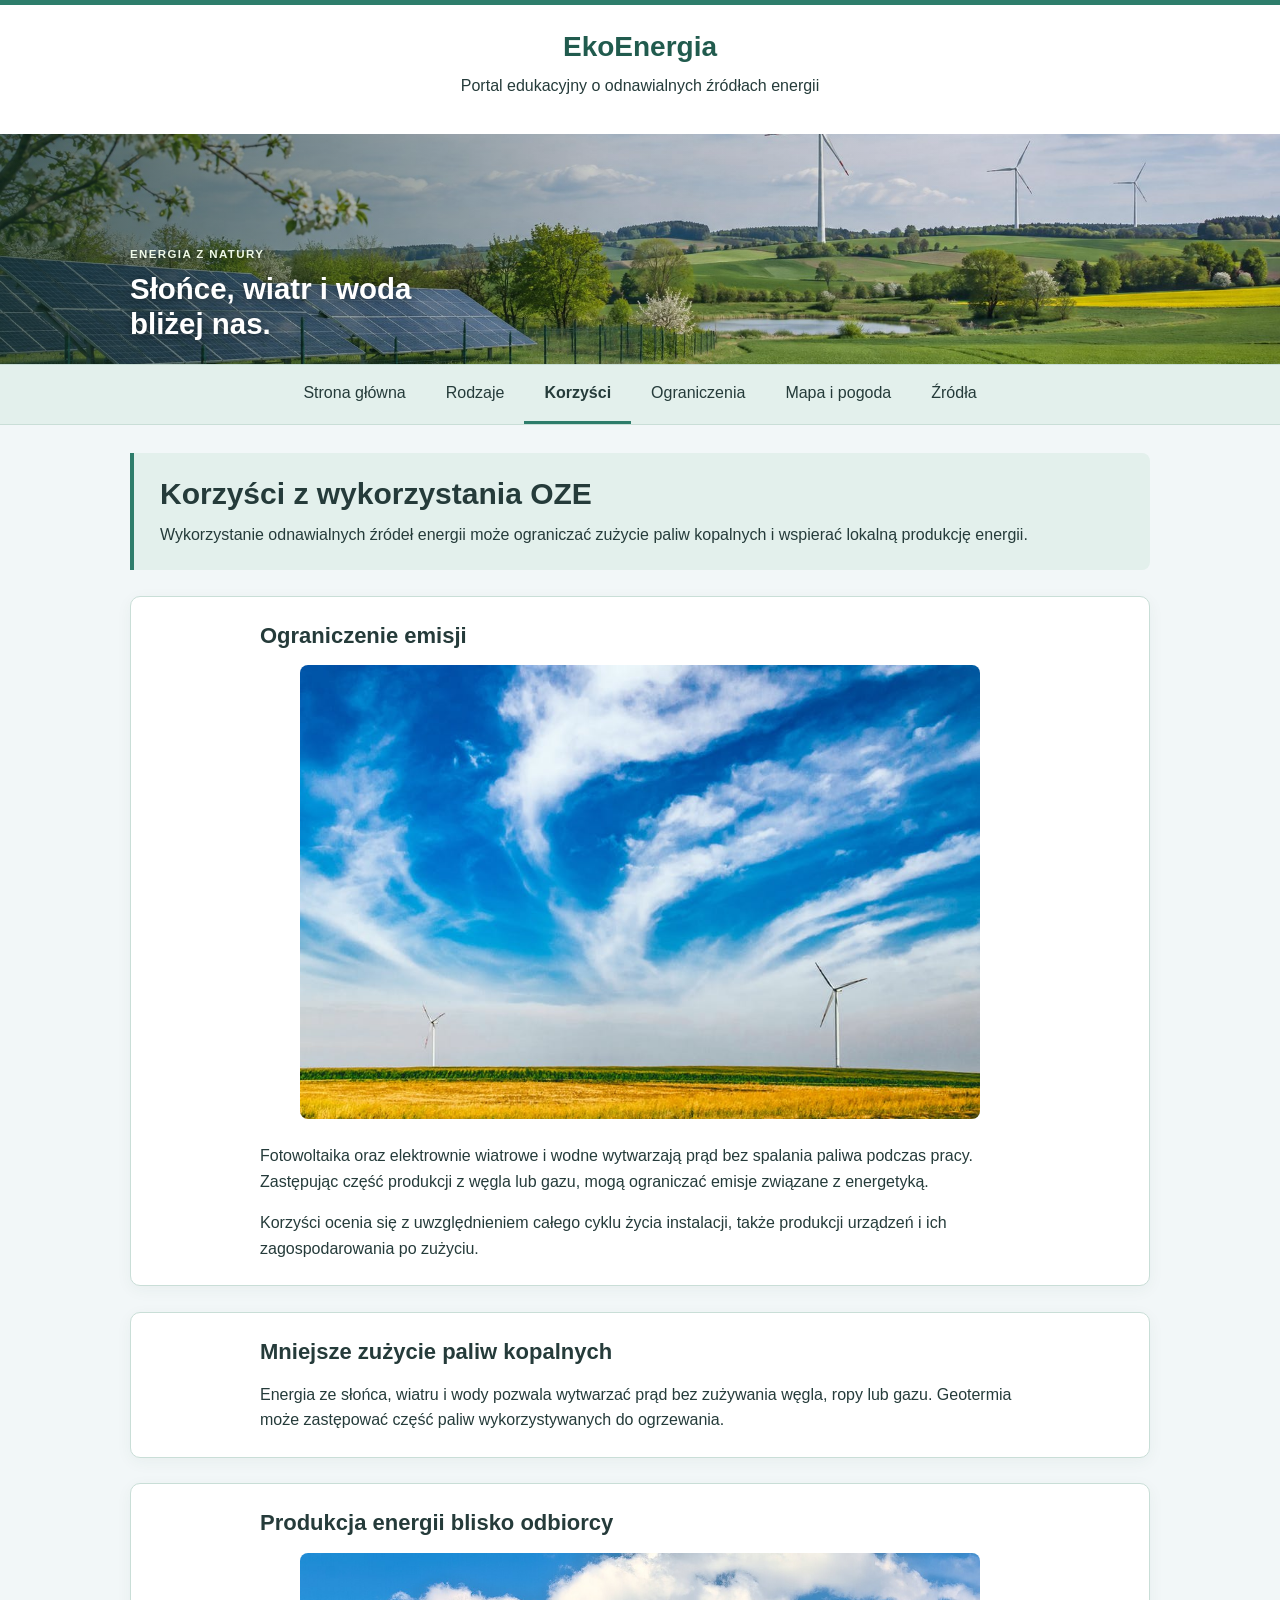
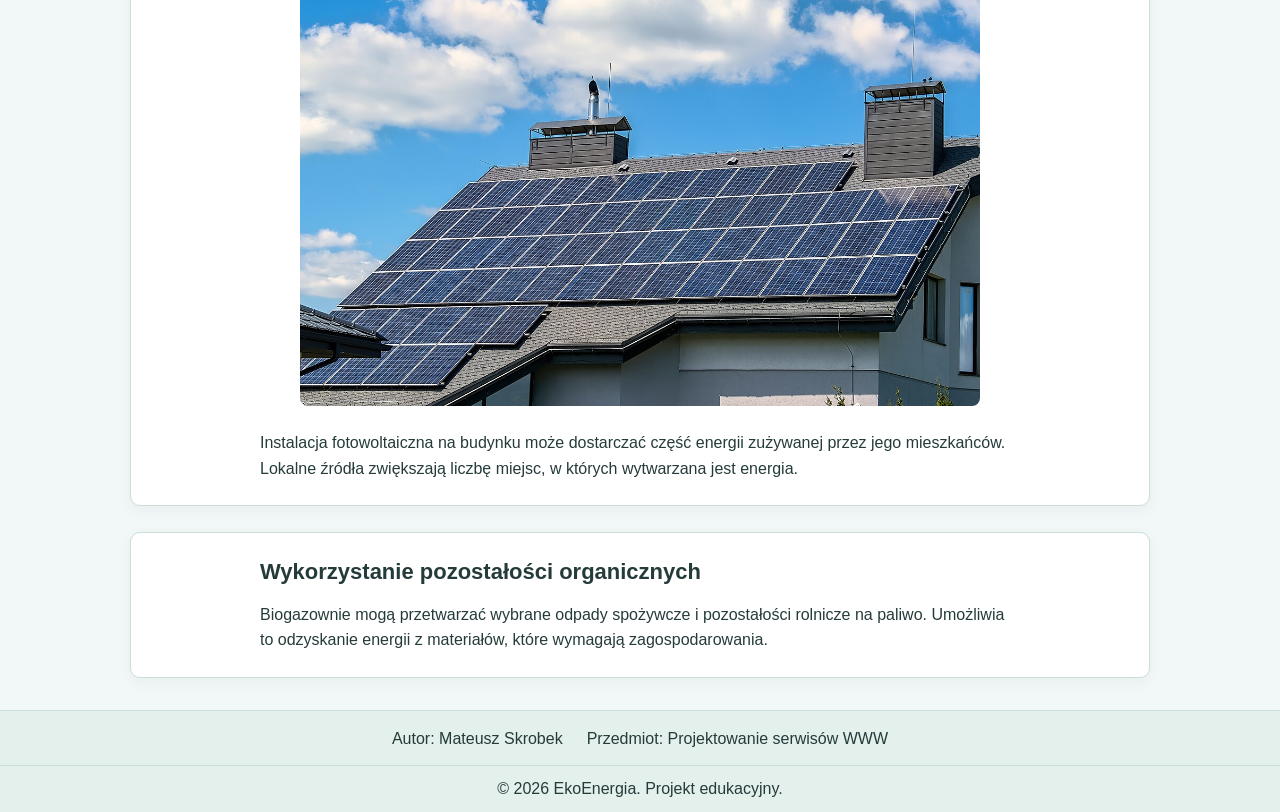
<file: korzysci.html>
<!DOCTYPE html>
<html lang="pl">
<head>
    <meta charset="UTF-8">
    <meta name="viewport" content="width=device-width, initial-scale=1.0">
    <meta name="author" content="Mateusz Skrobek">
    <meta name="description" content="Wykorzystanie odnawialnych źródeł energii może ograniczać zużycie paliw kopalnych i wspierać lokalną produkcję energii.">
    <meta name="keywords" content="OZE, energia słoneczna, energia wiatrowa, energia wodna, geotermia, biomasa, biogaz">
    <title>Korzyści z wykorzystania OZE | EkoEnergia</title>
    <link rel="stylesheet" href="style.css?v=11">
</head>
<body>
    <header>
        <div class="content">
            <a class="logo" href="index.html">EkoEnergia</a>
            <p>Portal edukacyjny o odnawialnych źródłach energii</p>
        </div>
    </header>

    <div class="baner-krajobraz">
        <div class="content baner-krajobraz-tresc">
            <span>ENERGIA Z NATURY</span>
            <p>Słońce, wiatr i woda<br>bliżej nas.</p>
        </div>
    </div>

    <nav aria-label="Menu główne">
        <div class="content">
            <button id="menu-toggle" type="button" aria-controls="menu-glowne"
                    aria-expanded="false" aria-label="Otwórz menu" hidden>
                <span class="menu-ikona" aria-hidden="true">&#9776;</span>
                <span>Menu</span>
            </button>
            <ul class="menu" id="menu-glowne">
                <li><a href="index.html">Strona główna</a></li>
                <li><a href="rodzaje.html">Rodzaje</a></li>
                <li><a href="korzysci.html" aria-current="page">Korzyści</a></li>
                <li><a href="ograniczenia.html">Ograniczenia</a></li>
                <li><a href="mapa-pogoda.html">Mapa i pogoda</a></li>
                <li><a href="zrodla.html">Źródła</a></li>
            </ul>
        </div>
    </nav>

    <main class="content">
        <div class="banner">
            <h1>Korzyści z wykorzystania OZE</h1>
            <p>Wykorzystanie odnawialnych źródeł energii może ograniczać zużycie paliw kopalnych i wspierać lokalną produkcję energii.</p>
        </div>

        <section class="tekst">
            <h2>Ograniczenie emisji</h2>
            <figure class="fotografia tematyczna">
                <img src="images/korzysci-wiatr.jpg" alt="Turbiny wiatrowe na polu" width="940" height="627" loading="lazy">
            </figure>
            <p>Fotowoltaika oraz elektrownie wiatrowe i wodne wytwarzają prąd bez spalania paliwa podczas pracy.
                Zastępując część produkcji z węgla lub gazu, mogą ograniczać emisje związane z energetyką.</p>
            <p>Korzyści ocenia się z uwzględnieniem całego cyklu życia instalacji, także produkcji urządzeń i ich zagospodarowania po zużyciu.</p>
        </section>

        <section class="tekst">
            <h2>Mniejsze zużycie paliw kopalnych</h2>
            <p>Energia ze słońca, wiatru i wody pozwala wytwarzać prąd bez zużywania węgla, ropy lub gazu.
                Geotermia może zastępować część paliw wykorzystywanych do ogrzewania.</p>
        </section>

        <section class="tekst">
            <h2>Produkcja energii blisko odbiorcy</h2>
            <figure class="fotografia tematyczna">
                <img src="images/korzysci-dom.jpg" alt="Panele fotowoltaiczne na dachu domu" width="1280" height="853" loading="lazy">
            </figure>
            <p>Instalacja fotowoltaiczna na budynku może dostarczać część energii zużywanej przez jego mieszkańców.
                Lokalne źródła zwiększają liczbę miejsc, w których wytwarzana jest energia.</p>
        </section>

        <section class="tekst">
            <h2>Wykorzystanie pozostałości organicznych</h2>
            <p>Biogazownie mogą przetwarzać wybrane odpady spożywcze i pozostałości rolnicze na paliwo.
                Umożliwia to odzyskanie energii z materiałów, które wymagają zagospodarowania.</p>
        </section>
    </main>

    <footer>
        <div class="content footer-content">
            <ul>
                <li>Autor: Mateusz Skrobek</li>
                <li>Przedmiot: Projektowanie serwisów WWW</li>
            </ul>
        </div>
        <div class="copyright">&#169; 2026 EkoEnergia. Projekt edukacyjny.</div>
    </footer>
    <script>
        const hamburger = document.querySelector("#menu-toggle");
        const menu = document.querySelector(".menu");
        menu.classList.add("js-gotowe");
        hamburger.hidden = false;

        function zmienMenu() {
            const otwarte = menu.classList.toggle("active");
            hamburger.setAttribute("aria-expanded", String(otwarte));
            hamburger.setAttribute("aria-label", otwarte ? "Zamknij menu" : "Otwórz menu");
        }

        hamburger.addEventListener("click", zmienMenu);
        window.addEventListener("keydown", function (zdarzenie) {
            if (zdarzenie.key === "Escape" && menu.classList.contains("active")) {
                zmienMenu();
                hamburger.focus();
            }
        });
        window.addEventListener("resize", function () {
            if (window.innerWidth > 768 && menu.classList.contains("active")) {
                zmienMenu();
            }
        });
    </script>
</body>
</html>
</file>
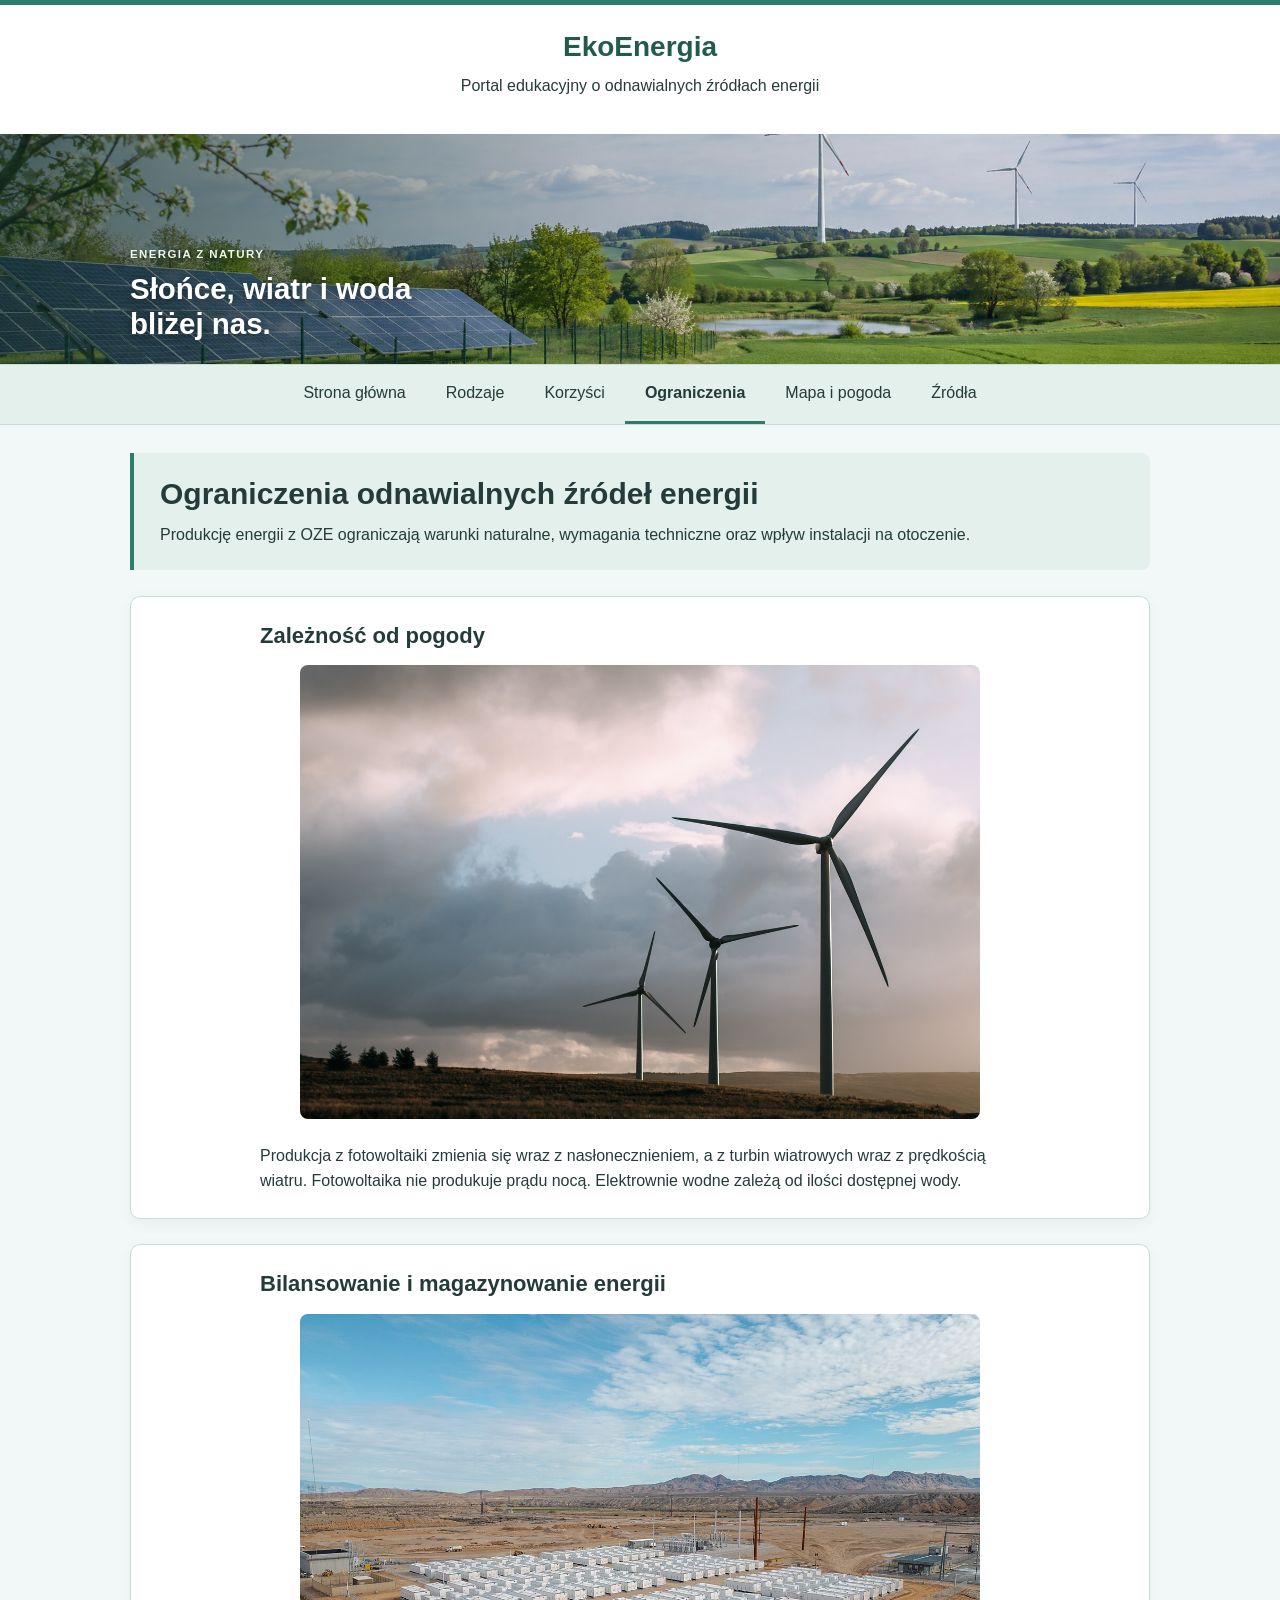
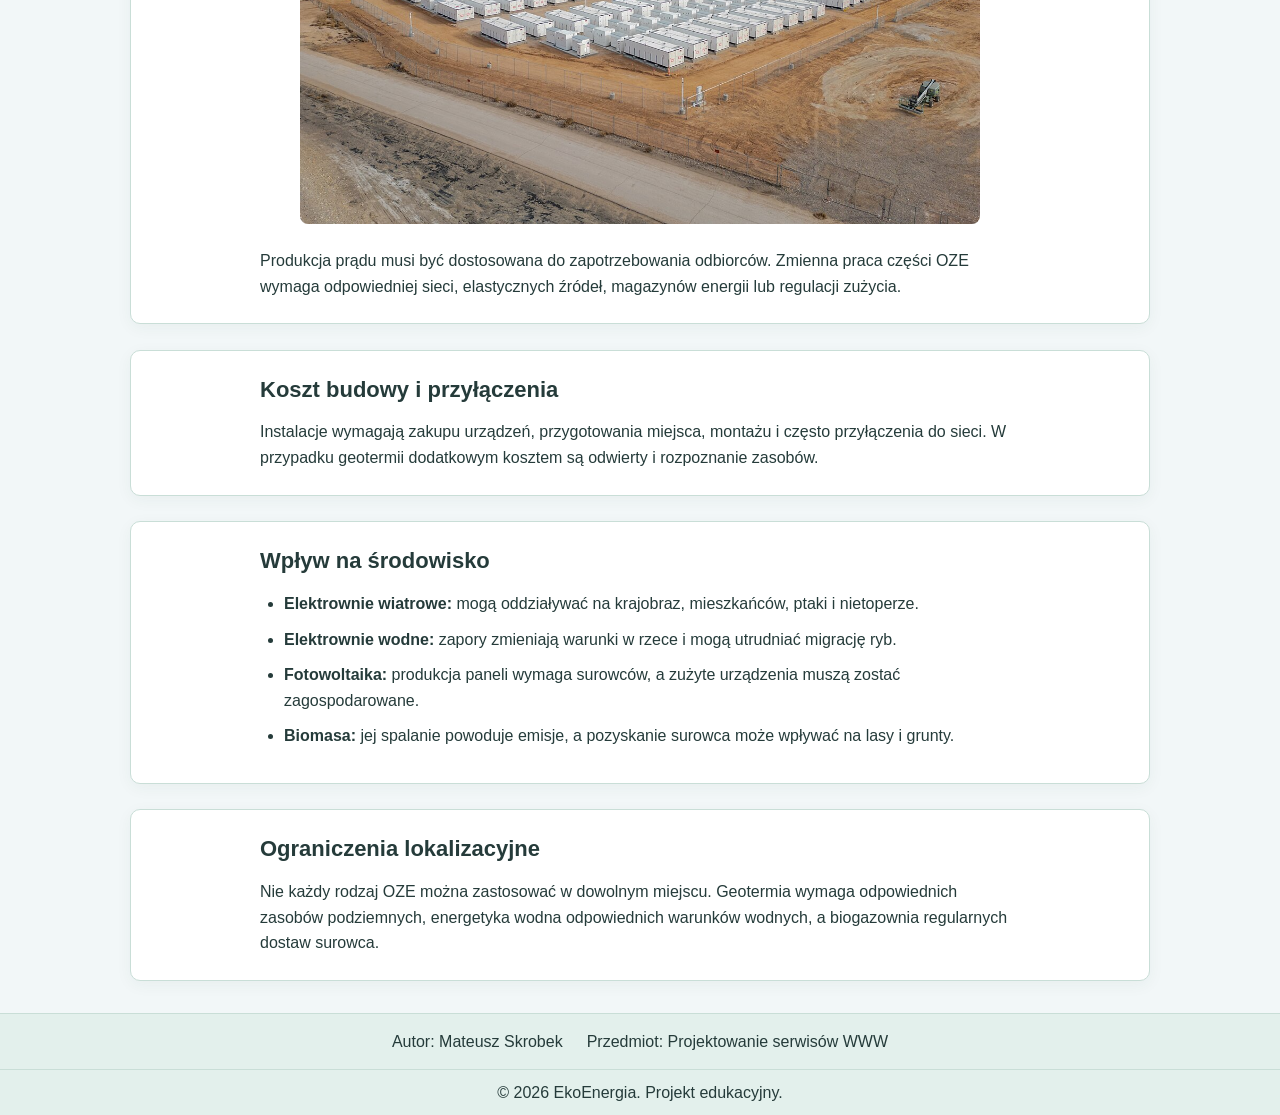
<file: ograniczenia.html>
<!DOCTYPE html>
<html lang="pl">
<head>
    <meta charset="UTF-8">
    <meta name="viewport" content="width=device-width, initial-scale=1.0">
    <meta name="author" content="Mateusz Skrobek">
    <meta name="description" content="Produkcję energii z OZE ograniczają warunki naturalne, wymagania techniczne oraz wpływ instalacji na otoczenie.">
    <meta name="keywords" content="OZE, energia słoneczna, energia wiatrowa, energia wodna, geotermia, biomasa, biogaz">
    <title>Ograniczenia odnawialnych źródeł energii | EkoEnergia</title>
    <link rel="stylesheet" href="style.css?v=11">
</head>
<body>
    <header>
        <div class="content">
            <a class="logo" href="index.html">EkoEnergia</a>
            <p>Portal edukacyjny o odnawialnych źródłach energii</p>
        </div>
    </header>

    <div class="baner-krajobraz">
        <div class="content baner-krajobraz-tresc">
            <span>ENERGIA Z NATURY</span>
            <p>Słońce, wiatr i woda<br>bliżej nas.</p>
        </div>
    </div>

    <nav aria-label="Menu główne">
        <div class="content">
            <button id="menu-toggle" type="button" aria-controls="menu-glowne"
                    aria-expanded="false" aria-label="Otwórz menu" hidden>
                <span class="menu-ikona" aria-hidden="true">&#9776;</span>
                <span>Menu</span>
            </button>
            <ul class="menu" id="menu-glowne">
                <li><a href="index.html">Strona główna</a></li>
                <li><a href="rodzaje.html">Rodzaje</a></li>
                <li><a href="korzysci.html">Korzyści</a></li>
                <li><a href="ograniczenia.html" aria-current="page">Ograniczenia</a></li>
                <li><a href="mapa-pogoda.html">Mapa i pogoda</a></li>
                <li><a href="zrodla.html">Źródła</a></li>
            </ul>
        </div>
    </nav>

    <main class="content">
        <div class="banner">
            <h1>Ograniczenia odnawialnych źródeł energii</h1>
            <p>Produkcję energii z OZE ograniczają warunki naturalne, wymagania techniczne oraz wpływ instalacji na otoczenie.</p>
        </div>

        <section class="tekst">
            <h2>Zależność od pogody</h2>
            <figure class="fotografia tematyczna">
                <img src="images/ograniczenia-pogoda.jpg" alt="Turbiny wiatrowe pod zachmurzonym niebem" width="1280" height="853" loading="lazy">
            </figure>
            <p>Produkcja z fotowoltaiki zmienia się wraz z nasłonecznieniem, a z turbin wiatrowych wraz z prędkością wiatru.
                Fotowoltaika nie produkuje prądu nocą. Elektrownie wodne zależą od ilości dostępnej wody.</p>
        </section>

        <section class="tekst">
            <h2>Bilansowanie i magazynowanie energii</h2>
            <figure class="fotografia tematyczna">
                <img src="images/ograniczenia-magazyn.jpg" alt="Kontenerowy magazyn energii elektrycznej" width="1280" height="960" loading="lazy">
            </figure>
            <p>Produkcja prądu musi być dostosowana do zapotrzebowania odbiorców.
                Zmienna praca części OZE wymaga odpowiedniej sieci, elastycznych źródeł, magazynów energii lub regulacji zużycia.</p>
        </section>

        <section class="tekst">
            <h2>Koszt budowy i przyłączenia</h2>
            <p>Instalacje wymagają zakupu urządzeń, przygotowania miejsca, montażu i często przyłączenia do sieci.
                W przypadku geotermii dodatkowym kosztem są odwierty i rozpoznanie zasobów.</p>
        </section>

        <section class="tekst">
            <h2>Wpływ na środowisko</h2>
            <ul>
                <li><strong>Elektrownie wiatrowe:</strong> mogą oddziaływać na krajobraz, mieszkańców, ptaki i nietoperze.</li>
                <li><strong>Elektrownie wodne:</strong> zapory zmieniają warunki w rzece i mogą utrudniać migrację ryb.</li>
                <li><strong>Fotowoltaika:</strong> produkcja paneli wymaga surowców, a zużyte urządzenia muszą zostać zagospodarowane.</li>
                <li><strong>Biomasa:</strong> jej spalanie powoduje emisje, a pozyskanie surowca może wpływać na lasy i grunty.</li>
            </ul>
        </section>

        <section class="tekst">
            <h2>Ograniczenia lokalizacyjne</h2>
            <p>Nie każdy rodzaj OZE można zastosować w dowolnym miejscu.
                Geotermia wymaga odpowiednich zasobów podziemnych, energetyka wodna odpowiednich warunków wodnych,
                a biogazownia regularnych dostaw surowca.</p>
        </section>
    </main>

    <footer>
        <div class="content footer-content">
            <ul>
                <li>Autor: Mateusz Skrobek</li>
                <li>Przedmiot: Projektowanie serwisów WWW</li>
            </ul>
        </div>
        <div class="copyright">&#169; 2026 EkoEnergia. Projekt edukacyjny.</div>
    </footer>
    <script>
        const hamburger = document.querySelector("#menu-toggle");
        const menu = document.querySelector(".menu");
        menu.classList.add("js-gotowe");
        hamburger.hidden = false;

        function zmienMenu() {
            const otwarte = menu.classList.toggle("active");
            hamburger.setAttribute("aria-expanded", String(otwarte));
            hamburger.setAttribute("aria-label", otwarte ? "Zamknij menu" : "Otwórz menu");
        }

        hamburger.addEventListener("click", zmienMenu);
        window.addEventListener("keydown", function (zdarzenie) {
            if (zdarzenie.key === "Escape" && menu.classList.contains("active")) {
                zmienMenu();
                hamburger.focus();
            }
        });
        window.addEventListener("resize", function () {
            if (window.innerWidth > 768 && menu.classList.contains("active")) {
                zmienMenu();
            }
        });
    </script>
</body>
</html>
</file>
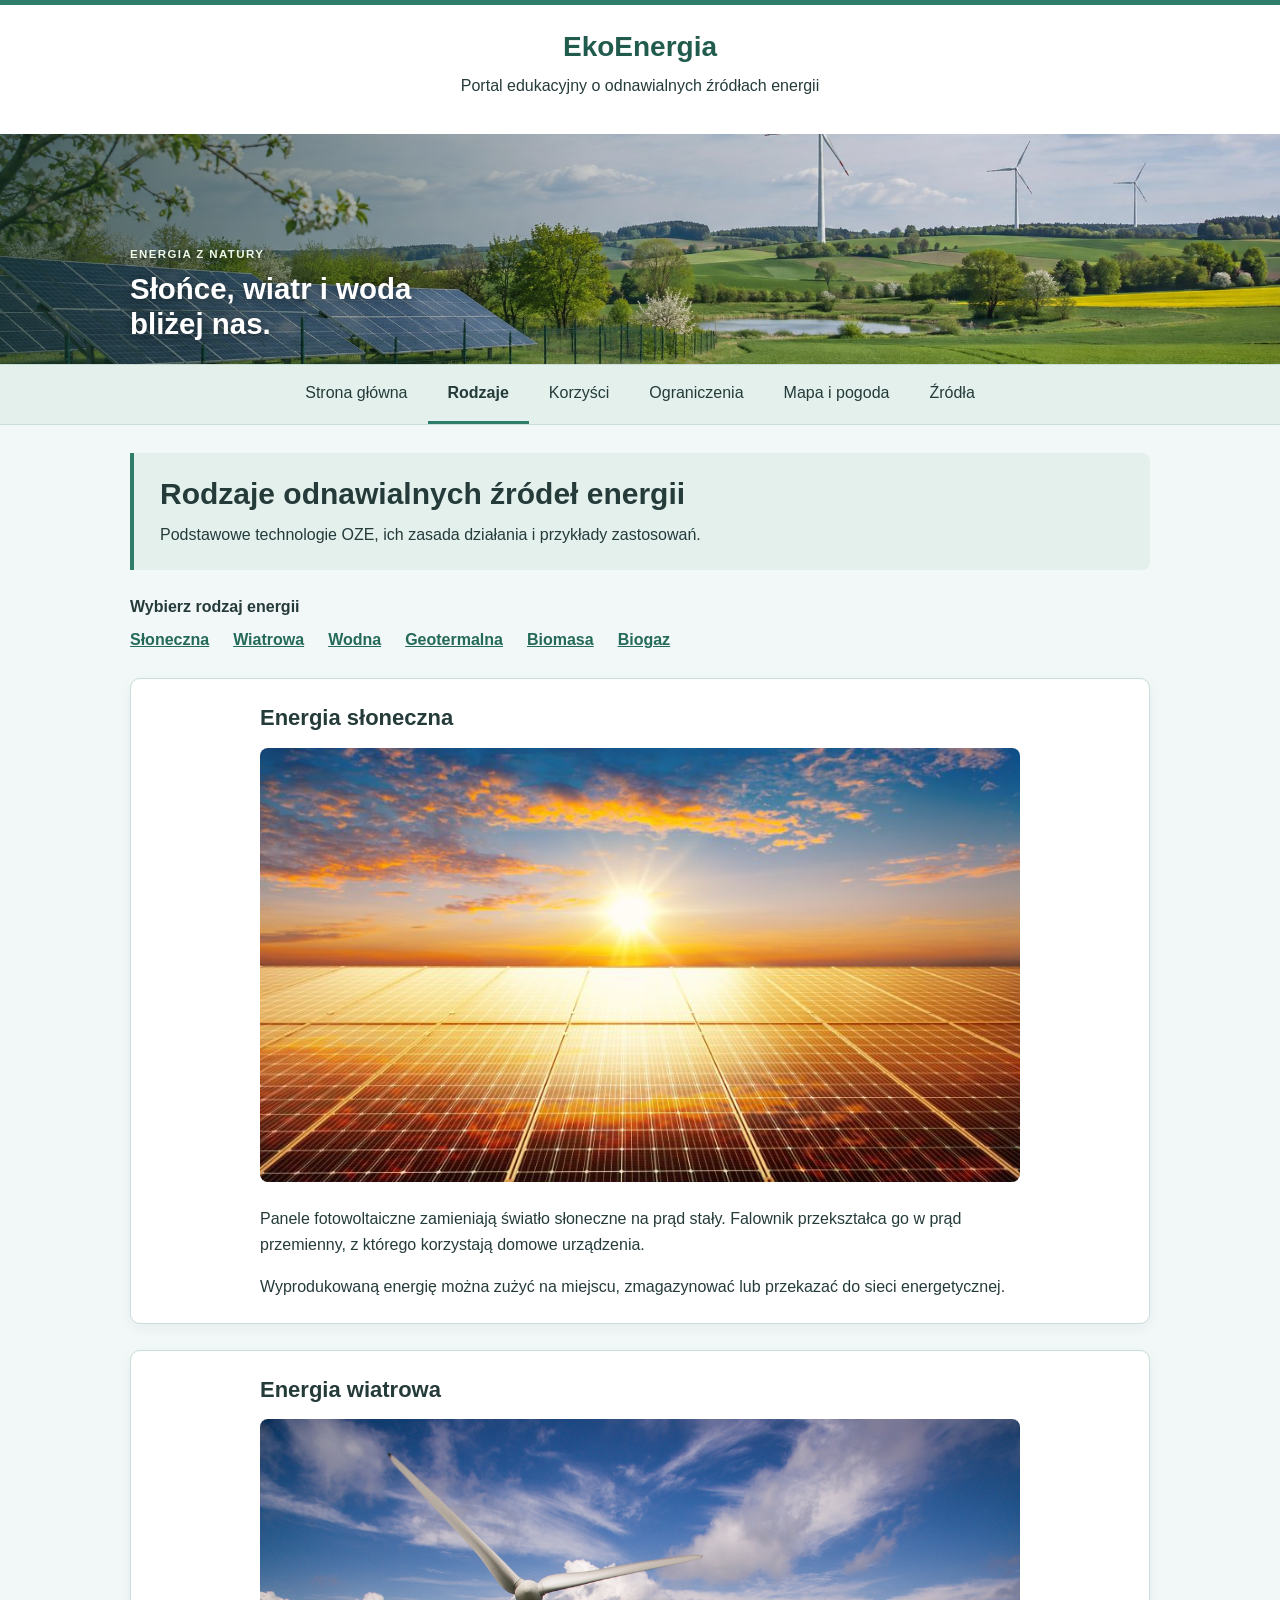
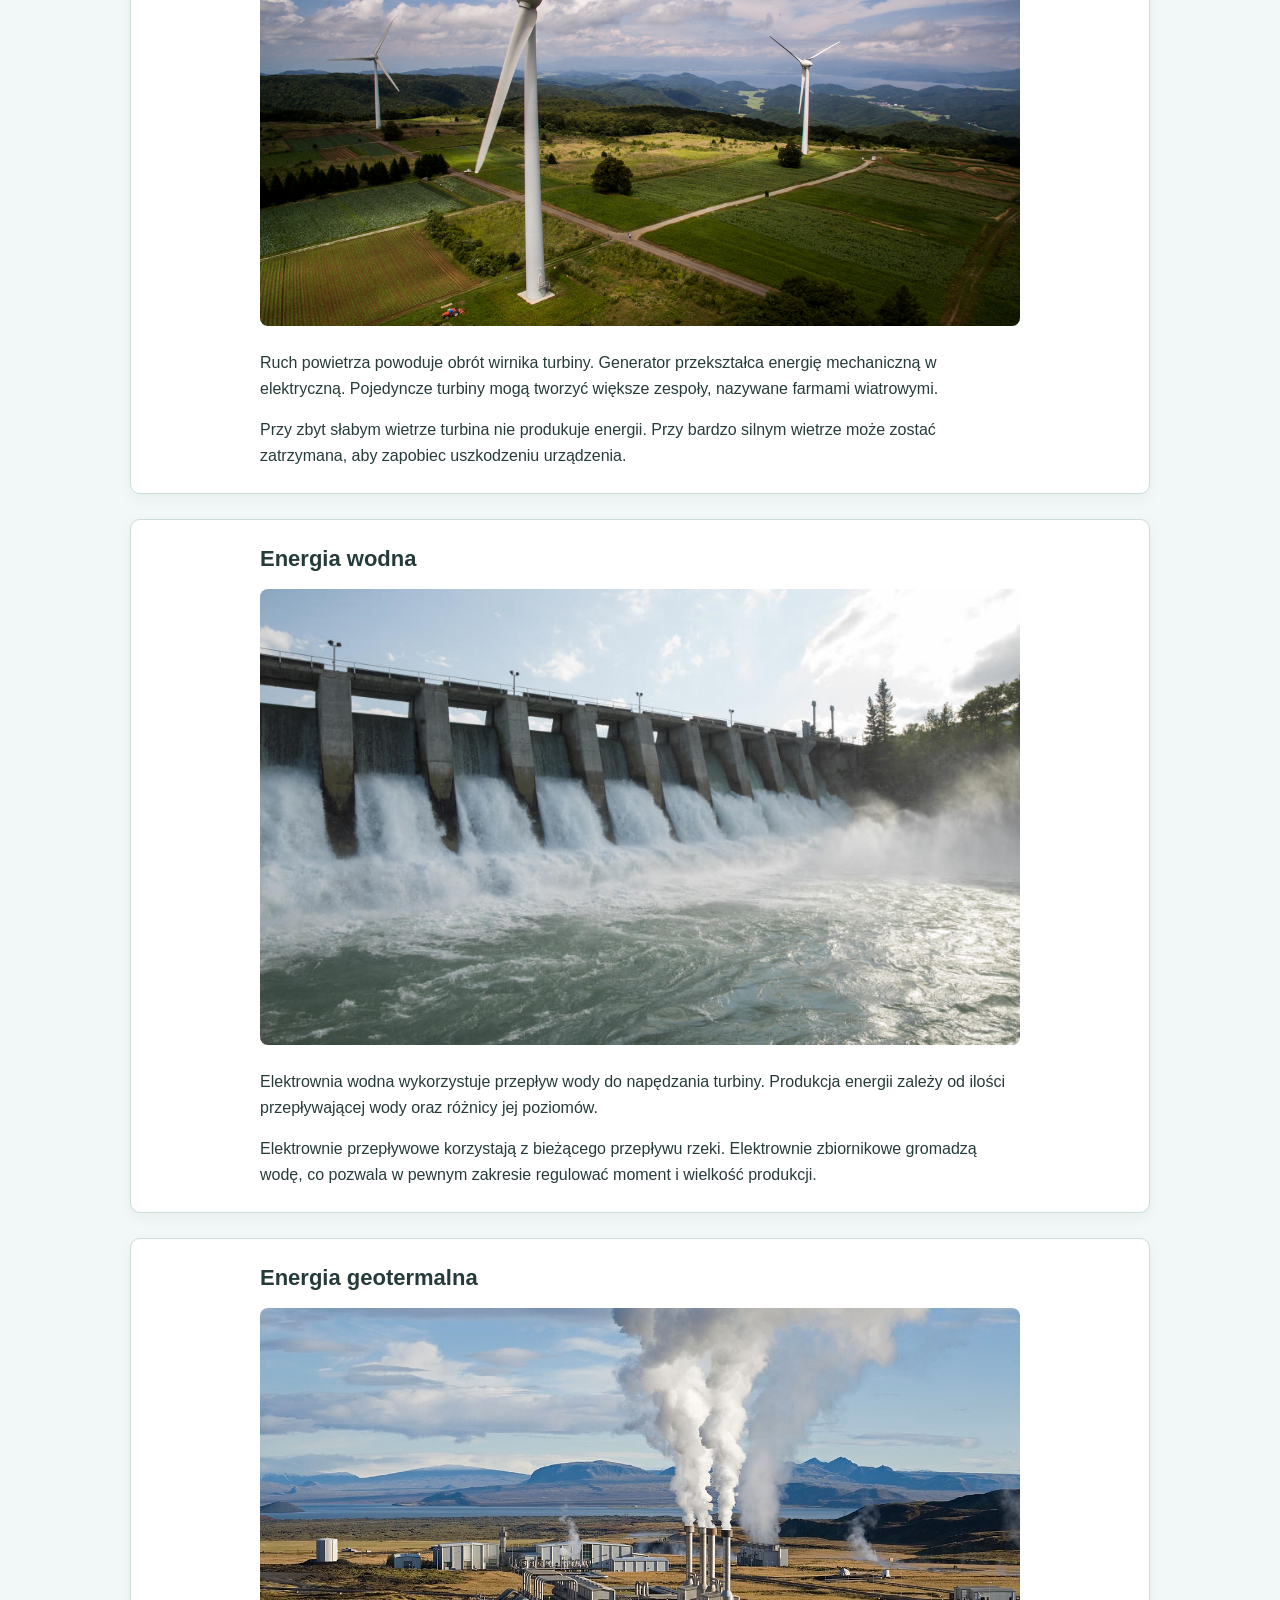
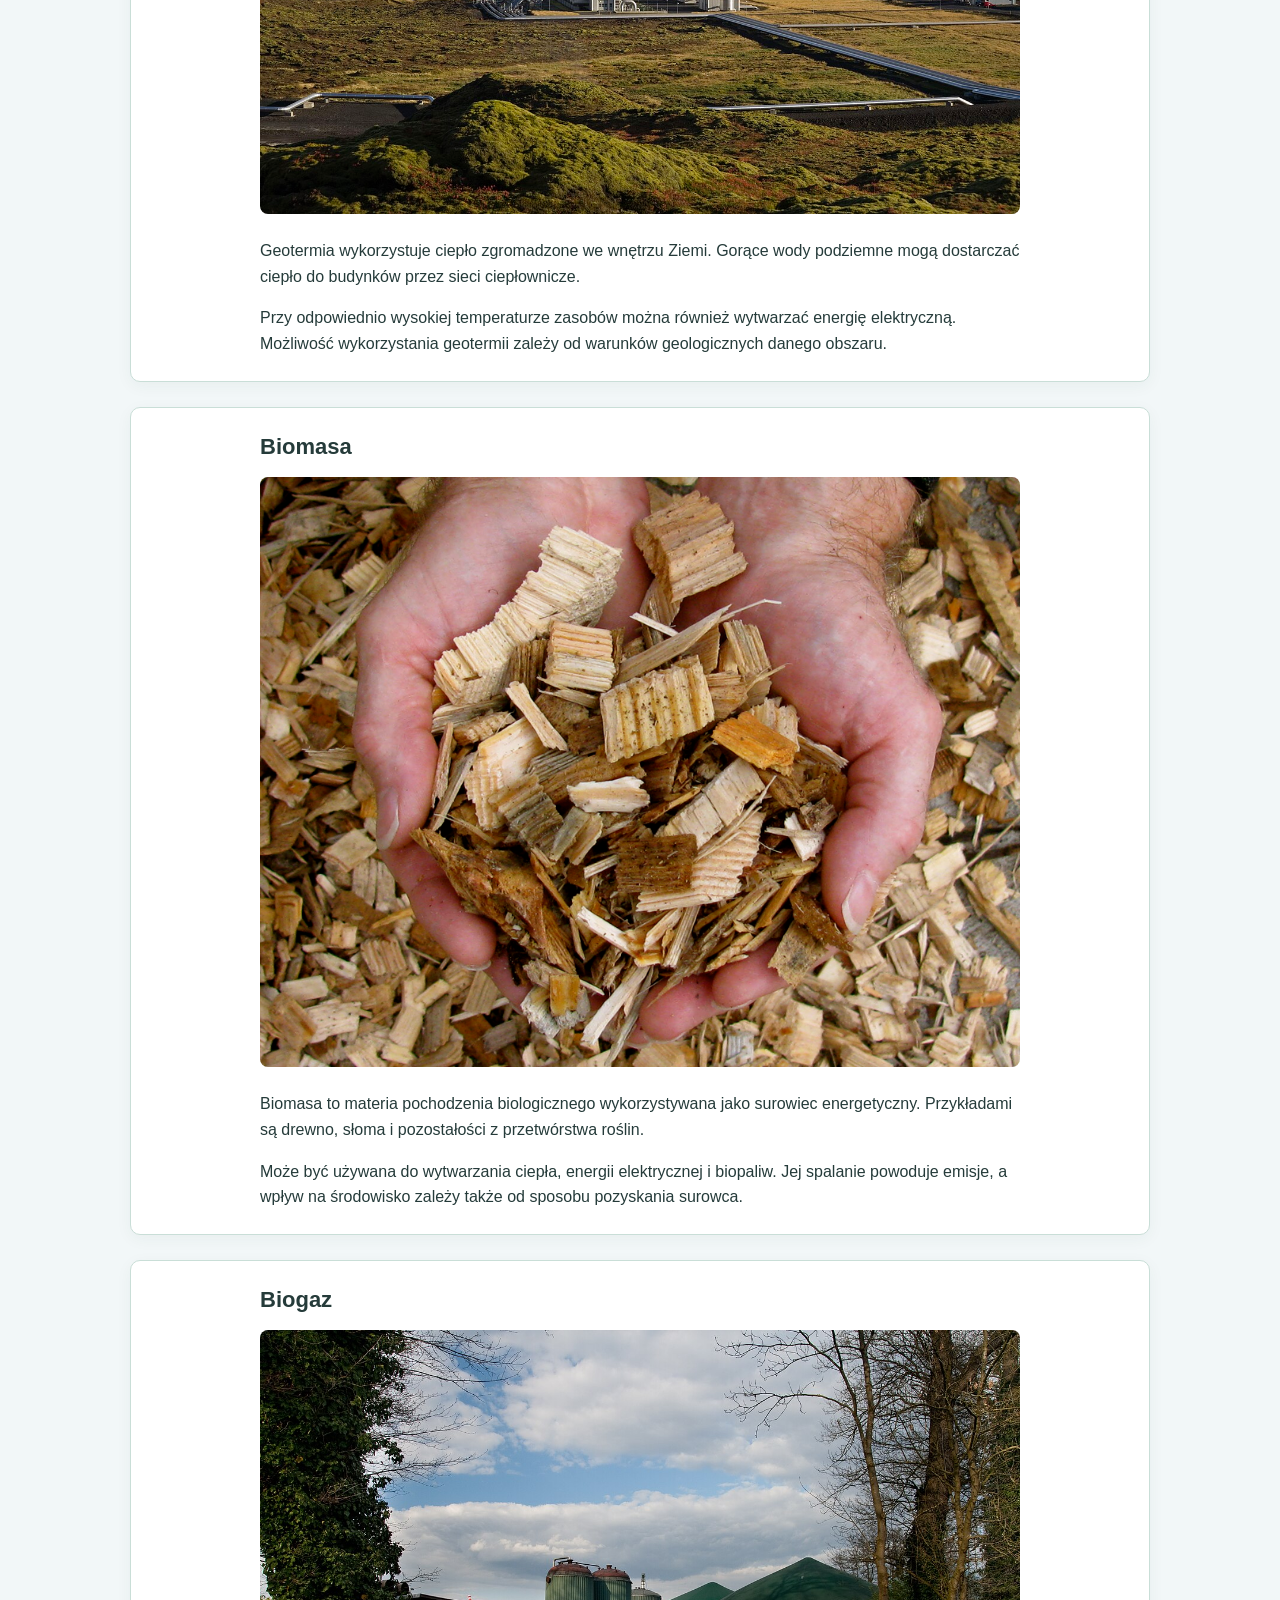
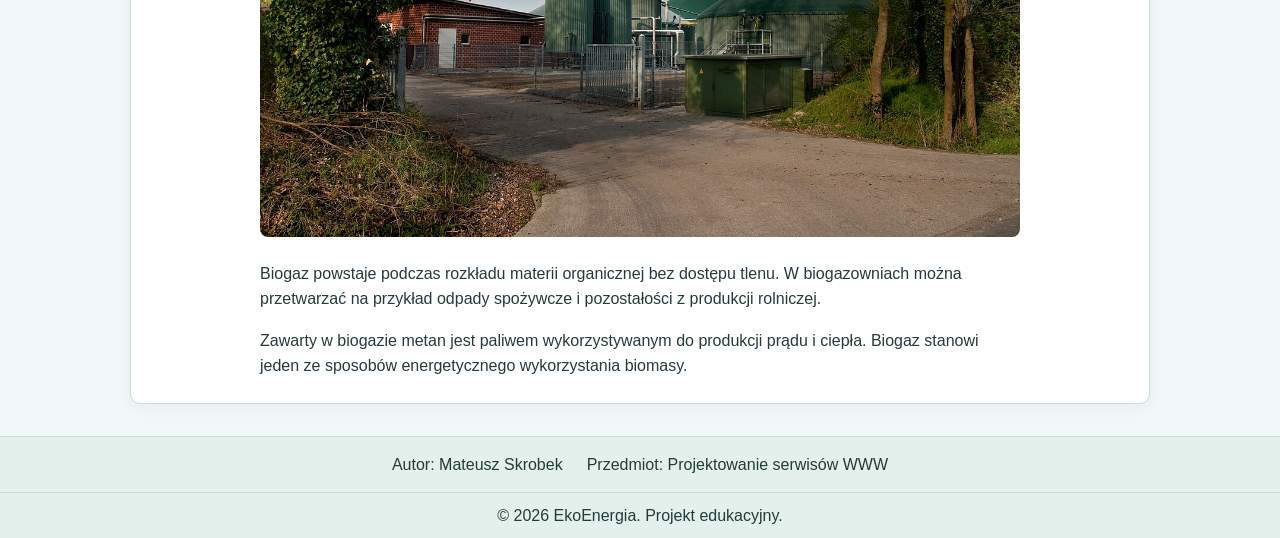
<file: rodzaje.html>
<!DOCTYPE html>
<html lang="pl">
<head>
    <meta charset="UTF-8">
    <meta name="viewport" content="width=device-width, initial-scale=1.0">
    <meta name="author" content="Mateusz Skrobek">
    <meta name="description" content="Podstawowe technologie OZE, ich zasada działania i przykłady zastosowań.">
    <meta name="keywords" content="OZE, energia słoneczna, energia wiatrowa, energia wodna, geotermia, biomasa, biogaz">
    <title>Rodzaje odnawialnych źródeł energii | EkoEnergia</title>
    <link rel="stylesheet" href="style.css?v=11">
</head>
<body>
    <header>
        <div class="content">
            <a class="logo" href="index.html">EkoEnergia</a>
            <p>Portal edukacyjny o odnawialnych źródłach energii</p>
        </div>
    </header>

    <div class="baner-krajobraz">
        <div class="content baner-krajobraz-tresc">
            <span>ENERGIA Z NATURY</span>
            <p>Słońce, wiatr i woda<br>bliżej nas.</p>
        </div>
    </div>

    <nav aria-label="Menu główne">
        <div class="content">
            <button id="menu-toggle" type="button" aria-controls="menu-glowne"
                    aria-expanded="false" aria-label="Otwórz menu" hidden>
                <span class="menu-ikona" aria-hidden="true">&#9776;</span>
                <span>Menu</span>
            </button>
            <ul class="menu" id="menu-glowne">
                <li><a href="index.html">Strona główna</a></li>
                <li><a href="rodzaje.html" aria-current="page">Rodzaje</a></li>
                <li><a href="korzysci.html">Korzyści</a></li>
                <li><a href="ograniczenia.html">Ograniczenia</a></li>
                <li><a href="mapa-pogoda.html">Mapa i pogoda</a></li>
                <li><a href="zrodla.html">Źródła</a></li>
            </ul>
        </div>
    </nav>

    <main class="content">
        <div class="banner">
            <h1>Rodzaje odnawialnych źródeł energii</h1>
            <p>Podstawowe technologie OZE, ich zasada działania i przykłady zastosowań.</p>
        </div>

        <section class="spis-tresci" aria-label="Rodzaje energii">
            <h2>Wybierz rodzaj energii</h2>
            <ul>
                <li><a href="#slonce">Słoneczna</a></li>
                <li><a href="#wiatr">Wiatrowa</a></li>
                <li><a href="#woda">Wodna</a></li>
                <li><a href="#geotermia">Geotermalna</a></li>
                <li><a href="#biomasa">Biomasa</a></li>
                <li><a href="#biogaz">Biogaz</a></li>
            </ul>
        </section>

        <section class="tekst" id="slonce">
            <h2>Energia słoneczna</h2>
            <figure class="fotografia">
                <img class="zdjecie-energii" src="images/energia-sloneczna.png" alt="Panele fotowoltaiczne oświetlone promieniami słońca" width="840" height="480">
            </figure>
            <p>Panele fotowoltaiczne zamieniają światło słoneczne na prąd stały. Falownik przekształca go
                w prąd przemienny, z którego korzystają domowe urządzenia.</p>
            <p>Wyprodukowaną energię można zużyć na miejscu, zmagazynować lub przekazać do sieci energetycznej.</p>
        </section>

        <section class="tekst" id="wiatr">
            <h2>Energia wiatrowa</h2>
            <figure class="fotografia">
                <img class="zdjecie-energii" src="images/energia-wiatrowa.png" alt="Turbiny wiatrowe na otwartym terenie" width="1200" height="800">
            </figure>
            <p>Ruch powietrza powoduje obrót wirnika turbiny. Generator przekształca energię mechaniczną w elektryczną.
                Pojedyncze turbiny mogą tworzyć większe zespoły, nazywane farmami wiatrowymi.</p>
            <p>Przy zbyt słabym wietrze turbina nie produkuje energii. Przy bardzo silnym wietrze może zostać zatrzymana,
                aby zapobiec uszkodzeniu urządzenia.</p>
        </section>

        <section class="tekst" id="woda">
            <h2>Energia wodna</h2>
            <figure class="fotografia">
                <img class="zdjecie-energii" src="images/energia-wodna.png" alt="Zapora z przepływającą wodą" width="921" height="553">
            </figure>
            <p>Elektrownia wodna wykorzystuje przepływ wody do napędzania turbiny.
                Produkcja energii zależy od ilości przepływającej wody oraz różnicy jej poziomów.</p>
            <p>Elektrownie przepływowe korzystają z bieżącego przepływu rzeki. Elektrownie zbiornikowe gromadzą wodę,
                co pozwala w pewnym zakresie regulować moment i wielkość produkcji.</p>
        </section>

        <section class="tekst" id="geotermia">
            <h2>Energia geotermalna</h2>
            <figure class="fotografia">
                <img class="zdjecie-energii" src="images/energia-geotermalna.jpg" alt="Elektrownia geotermalna" width="1280" height="853" loading="lazy">
            </figure>
            <p>Geotermia wykorzystuje ciepło zgromadzone we wnętrzu Ziemi.
                Gorące wody podziemne mogą dostarczać ciepło do budynków przez sieci ciepłownicze.</p>
            <p>Przy odpowiednio wysokiej temperaturze zasobów można również wytwarzać energię elektryczną.
                Możliwość wykorzystania geotermii zależy od warunków geologicznych danego obszaru.</p>
        </section>

        <section class="tekst" id="biomasa">
            <h2>Biomasa</h2>
            <figure class="fotografia">
                <img class="zdjecie-energii" src="images/energia-biomasa.jpg?v=10" alt="Zrębki drzewne trzymane w dłoniach" width="960" height="746" loading="lazy">
            </figure>
            <p>Biomasa to materia pochodzenia biologicznego wykorzystywana jako surowiec energetyczny.
                Przykładami są drewno, słoma i pozostałości z przetwórstwa roślin.</p>
            <p>Może być używana do wytwarzania ciepła, energii elektrycznej i biopaliw.
                Jej spalanie powoduje emisje, a wpływ na środowisko zależy także od sposobu pozyskania surowca.</p>
        </section>

        <section class="tekst" id="biogaz">
            <h2>Biogaz</h2>
            <figure class="fotografia">
                <img class="zdjecie-energii" src="images/energia-biogaz.jpg?v=10" alt="Zbiorniki i instalacje biogazowni" width="1280" height="853" loading="lazy">
            </figure>
            <p>Biogaz powstaje podczas rozkładu materii organicznej bez dostępu tlenu.
                W biogazowniach można przetwarzać na przykład odpady spożywcze i pozostałości z produkcji rolniczej.</p>
            <p>Zawarty w biogazie metan jest paliwem wykorzystywanym do produkcji prądu i ciepła.
                Biogaz stanowi jeden ze sposobów energetycznego wykorzystania biomasy.</p>
        </section>
    </main>

    <footer>
        <div class="content footer-content">
            <ul>
                <li>Autor: Mateusz Skrobek</li>
                <li>Przedmiot: Projektowanie serwisów WWW</li>
            </ul>
        </div>
        <div class="copyright">&#169; 2026 EkoEnergia. Projekt edukacyjny.</div>
    </footer>
    <script>
        const hamburger = document.querySelector("#menu-toggle");
        const menu = document.querySelector(".menu");
        menu.classList.add("js-gotowe");
        hamburger.hidden = false;

        function zmienMenu() {
            const otwarte = menu.classList.toggle("active");
            hamburger.setAttribute("aria-expanded", String(otwarte));
            hamburger.setAttribute("aria-label", otwarte ? "Zamknij menu" : "Otwórz menu");
        }

        hamburger.addEventListener("click", zmienMenu);
        window.addEventListener("keydown", function (zdarzenie) {
            if (zdarzenie.key === "Escape" && menu.classList.contains("active")) {
                zmienMenu();
                hamburger.focus();
            }
        });
        window.addEventListener("resize", function () {
            if (window.innerWidth > 768 && menu.classList.contains("active")) {
                zmienMenu();
            }
        });
    </script>
</body>
</html>
</file>
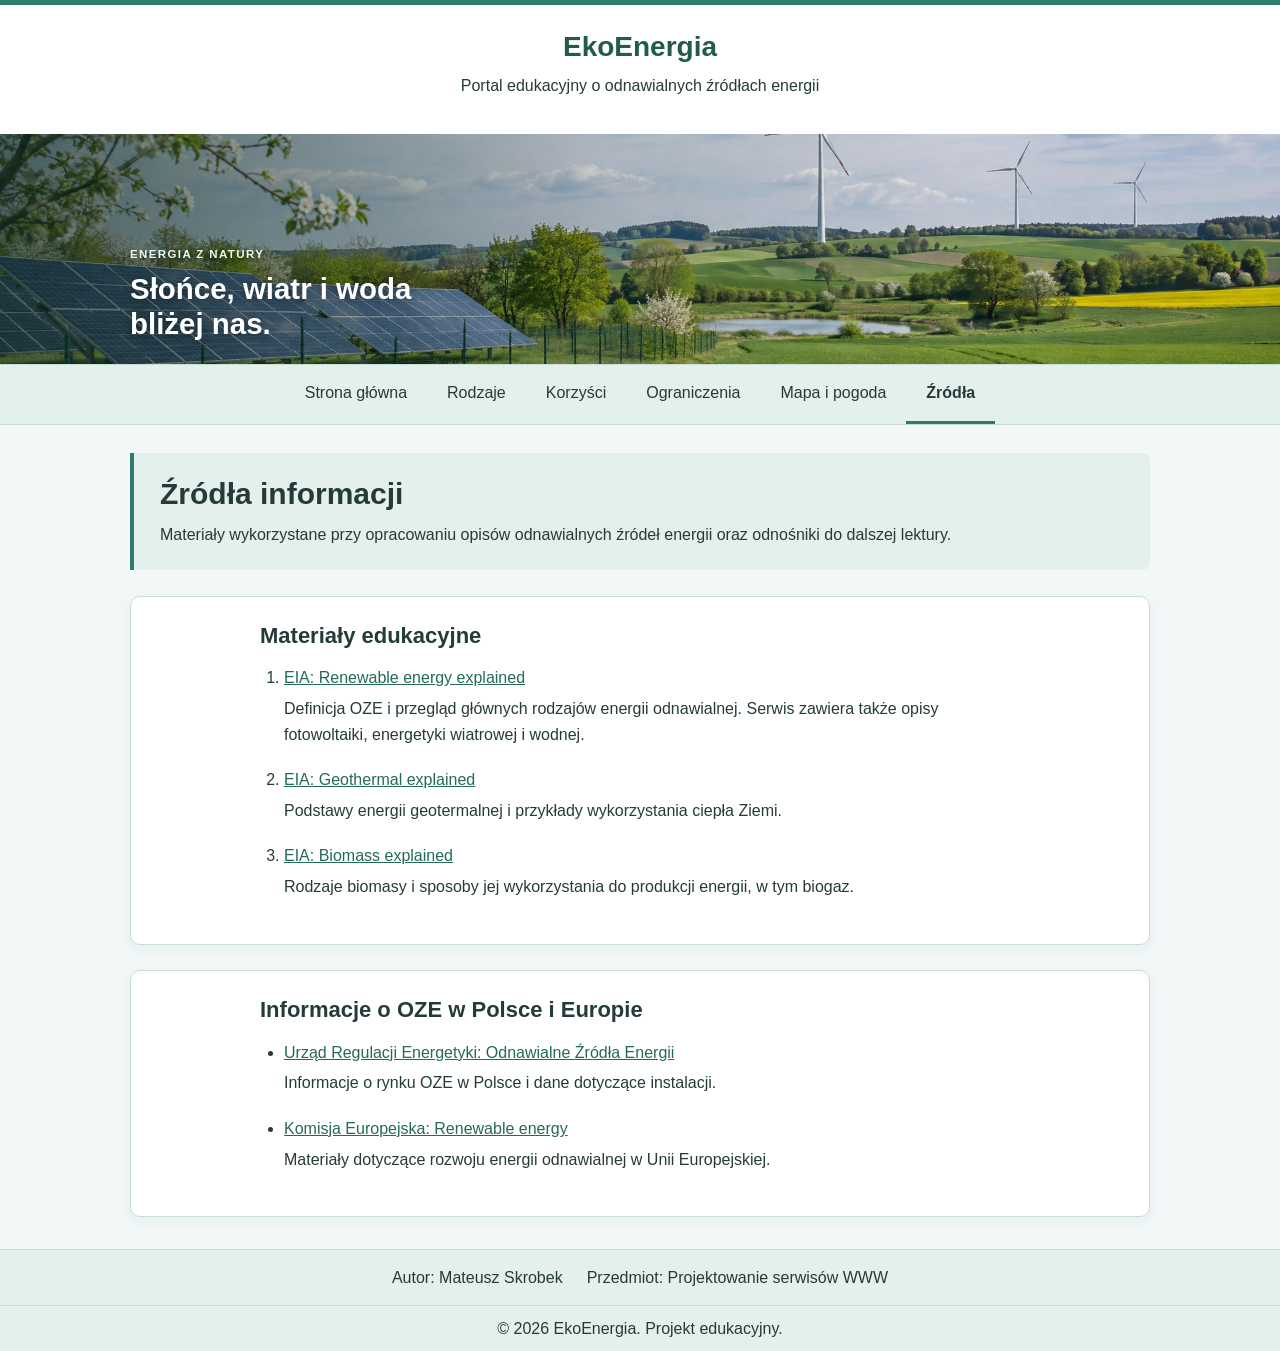
<file: zrodla.html>
<!DOCTYPE html>
<html lang="pl">
<head>
    <meta charset="UTF-8">
    <meta name="viewport" content="width=device-width, initial-scale=1.0">
    <meta name="author" content="Mateusz Skrobek">
    <meta name="description" content="Materiały wykorzystane przy opracowaniu opisów odnawialnych źródeł energii oraz odnośniki do dalszej lektury.">
    <meta name="keywords" content="OZE, energia słoneczna, energia wiatrowa, energia wodna, geotermia, biomasa, biogaz">
    <title>Źródła informacji | EkoEnergia</title>
    <link rel="stylesheet" href="style.css?v=11">
</head>
<body>
    <header>
        <div class="content">
            <a class="logo" href="index.html">EkoEnergia</a>
            <p>Portal edukacyjny o odnawialnych źródłach energii</p>
        </div>
    </header>

    <div class="baner-krajobraz">
        <div class="content baner-krajobraz-tresc">
            <span>ENERGIA Z NATURY</span>
            <p>Słońce, wiatr i woda<br>bliżej nas.</p>
        </div>
    </div>

    <nav aria-label="Menu główne">
        <div class="content">
            <button id="menu-toggle" type="button" aria-controls="menu-glowne"
                    aria-expanded="false" aria-label="Otwórz menu" hidden>
                <span class="menu-ikona" aria-hidden="true">&#9776;</span>
                <span>Menu</span>
            </button>
            <ul class="menu" id="menu-glowne">
                <li><a href="index.html">Strona główna</a></li>
                <li><a href="rodzaje.html">Rodzaje</a></li>
                <li><a href="korzysci.html">Korzyści</a></li>
                <li><a href="ograniczenia.html">Ograniczenia</a></li>
                <li><a href="mapa-pogoda.html">Mapa i pogoda</a></li>
                <li><a href="zrodla.html" aria-current="page">Źródła</a></li>
            </ul>
        </div>
    </nav>

    <main class="content">
        <div class="banner">
            <h1>Źródła informacji</h1>
            <p>Materiały wykorzystane przy opracowaniu opisów odnawialnych źródeł energii oraz odnośniki do dalszej lektury.</p>
        </div>

        <section class="tekst">
            <h2>Materiały edukacyjne</h2>
            <ol class="lista-zrodel">
                <li><a href="https://www.eia.gov/energyexplained/renewable-sources/">EIA: Renewable energy explained</a>
                    <p>Definicja OZE i przegląd głównych rodzajów energii odnawialnej. Serwis zawiera także opisy fotowoltaiki, energetyki wiatrowej i wodnej.</p></li>
                <li><a href="https://www.eia.gov/energyexplained/geothermal/">EIA: Geothermal explained</a>
                    <p>Podstawy energii geotermalnej i przykłady wykorzystania ciepła Ziemi.</p></li>
                <li><a href="https://www.eia.gov/energyexplained/biomass/">EIA: Biomass explained</a>
                    <p>Rodzaje biomasy i sposoby jej wykorzystania do produkcji energii, w tym biogaz.</p></li>
            </ol>
        </section>

        <section class="tekst">
            <h2>Informacje o OZE w Polsce i Europie</h2>
            <ul class="lista-zrodel">
                <li><a href="https://www.ure.gov.pl/pl/oze">Urząd Regulacji Energetyki: Odnawialne Źródła Energii</a>
                    <p>Informacje o rynku OZE w Polsce i dane dotyczące instalacji.</p></li>
                <li><a href="https://energy.ec.europa.eu/topics/renewable-energy_en">Komisja Europejska: Renewable energy</a>
                    <p>Materiały dotyczące rozwoju energii odnawialnej w Unii Europejskiej.</p></li>
            </ul>
        </section>
    </main>

    <footer>
        <div class="content footer-content">
            <ul>
                <li>Autor: Mateusz Skrobek</li>
                <li>Przedmiot: Projektowanie serwisów WWW</li>
            </ul>
        </div>
        <div class="copyright">&#169; 2026 EkoEnergia. Projekt edukacyjny.</div>
    </footer>
    <script>
        const hamburger = document.querySelector("#menu-toggle");
        const menu = document.querySelector(".menu");
        menu.classList.add("js-gotowe");
        hamburger.hidden = false;

        function zmienMenu() {
            const otwarte = menu.classList.toggle("active");
            hamburger.setAttribute("aria-expanded", String(otwarte));
            hamburger.setAttribute("aria-label", otwarte ? "Zamknij menu" : "Otwórz menu");
        }

        hamburger.addEventListener("click", zmienMenu);
        window.addEventListener("keydown", function (zdarzenie) {
            if (zdarzenie.key === "Escape" && menu.classList.contains("active")) {
                zmienMenu();
                hamburger.focus();
            }
        });
        window.addEventListener("resize", function () {
            if (window.innerWidth > 768 && menu.classList.contains("active")) {
                zmienMenu();
            }
        });
    </script>
</body>
</html>
</file>
<file: style.css>
* {
    margin: 0;
    padding: 0;
    box-sizing: border-box;
}

body {
    font-family: Arial, sans-serif;
    font-size: 1rem;
    line-height: 1.6;
    color: #253b3a;
    background-color: #f2f7f8;
    min-height: 100vh;
    display: flex;
    flex-direction: column;
    overflow-wrap: anywhere;
}

.content {
    width: min(1020px, 90%);
    margin: 0 auto;
}

header {
    padding: 20px 0;
    background-color: #ffffff;
    border-top: 5px solid #2e7d6b;
    text-align: center;
}

.logo {
    color: #215b4e;
    font-size: 1.75rem;
    font-weight: bold;
    text-decoration: none;
}

header p {
    margin-top: 3px;
}

nav {
    background-color: #e3f0ec;
    border-top: 1px solid #c9ded7;
    border-bottom: 1px solid #c9ded7;
}

#menu-toggle {
    display: none;
    align-items: center;
    gap: 10px;
    min-height: 44px;
    margin: 8px auto 8px 0;
    padding: 10px 16px;
    border: 1px solid #215b4e;
    border-radius: 4px;
    background-color: #215b4e;
    color: #ffffff;
    font: inherit;
    font-weight: bold;
    cursor: pointer;
    transition: background-color 0.3s ease, transform 0.3s ease;
}

.menu-ikona {
    font-size: 1.4rem;
    line-height: 1;
}

#menu-toggle:focus-visible {
    outline: 3px solid #215b4e;
    outline-offset: 3px;
}

nav ul {
    list-style: none;
    display: flex;
    flex-wrap: wrap;
    justify-content: center;
}

nav li {
    margin: 0;
    min-width: 0;
}

nav a {
    display: block;
    padding: 15px 20px;
    color: #253b3a;
    border-bottom: 3px solid transparent;
    text-decoration: none;
    transition: background-color 0.3s ease, transform 0.3s ease;
}

nav a[aria-current="page"] {
    border-bottom-color: #2e7d6b;
    font-weight: bold;
}

main {
    flex: 1;
    display: flex;
    flex-direction: column;
    gap: clamp(1rem, 2vw, 3rem);
    padding-top: 28px;
    padding-bottom: 32px;
    min-width: 0;
}

main.strona-glowna {
    flex-direction: row;
    flex-wrap: wrap;
    align-content: flex-start;
}

main.strona-glowna > .banner,
main.strona-glowna > .pozostale,
main.strona-glowna > .odkryj-mape {
    flex-basis: 100%;
    min-width: 0;
}

.banner {
    padding: 22px 26px;
    background-color: #e3f0ec;
    border-left: 4px solid #2e7d6b;
    border-radius: 0 8px 8px 0;
}

h1 {
    margin-bottom: 10px;
    font-size: 1.875rem;
    line-height: 1.25;
}

h2 {
    margin-bottom: 15px;
    font-size: 1.375rem;
    line-height: 1.35;
}

h3 {
    margin: 22px 0 8px;
    font-size: 1.0625rem;
}

p {
    margin-bottom: 16px;
}

.banner p,
.pozostale {
    margin-bottom: 0;
}

a {
    color: #246a58;
}

a:hover {
    text-decoration: underline;
}

a:focus-visible {
    outline: 2px solid #2e7d6b;
    outline-offset: 3px;
}

.kolumna {
    flex: 1;
    min-width: 0;
    padding: 20px;
    background-color: #ffffff;
    border: 1px solid #c9ded7;
    border-radius: 10px;
    box-shadow: 0 4px 16px rgba(35, 80, 65, 0.06);
}

.kolumna > img {
    display: block;
    width: 100%;
    height: auto;
    aspect-ratio: 16 / 10;
    object-fit: cover;
    margin-bottom: 20px;
    border-radius: 6px;
}

.fotografia {
    width: 100%;
    max-width: 760px;
    margin: 0 auto 24px;
}

.fotografia.tematyczna {
    max-width: 680px;
}

.fotografia img {
    display: block;
    width: 100%;
    height: auto;
    border-radius: 8px;
}

.kolumna p:last-child,
.tekst p:last-child {
    margin-bottom: 0;
}

.tekst {
    min-width: 0;
    padding: 24px 28px;
    background-color: #ffffff;
    border: 1px solid #c9ded7;
    border-radius: 10px;
    box-shadow: 0 4px 16px rgba(35, 80, 65, 0.05);
}

.tekst > h2,
.tekst > p,
.tekst > ul,
.tekst > ol {
    max-width: 760px;
    margin-left: auto;
    margin-right: auto;
}

.tekst[id] {
    scroll-margin-top: 20px;
}

.spis-tresci h2 {
    margin-bottom: 10px;
    font-size: 1rem;
}

.spis-tresci ul {
    display: flex;
    flex-wrap: wrap;
    gap: 10px 24px;
    list-style: none;
}

.spis-tresci a {
    font-weight: bold;
}

.tekst ul,
.tekst ol {
    padding-left: 24px;
}

.tekst li {
    margin: 10px 0;
}

.lista-zrodel li {
    margin-bottom: 20px;
}

.lista-zrodel p {
    margin: 5px 0 0;
}

footer {
    padding-top: 15px;
    border-top: 1px solid #c9ded7;
    background-color: #e3f0ec;
    text-align: center;
}

.footer-content ul {
    display: flex;
    flex-wrap: wrap;
    justify-content: center;
    gap: 8px 24px;
    margin-bottom: 14px;
    list-style: none;
}

.copyright {
    padding: 10px 5%;
    border-top: 1px solid #c9ded7;
}

@media (max-width: 768px) {
    main.strona-glowna {
        flex-direction: column;
        flex-wrap: nowrap;
    }

    main.strona-glowna > .banner,
    main.strona-glowna > .pozostale,
    main.strona-glowna > .kolumna {
        flex: none;
    }


    #menu-toggle:not([hidden]) {
        display: flex;
    }

    nav ul {
        flex-direction: column;
    }

    nav ul.js-gotowe {
        display: none;
    }

    nav ul.js-gotowe.active {
        display: flex;
    }

    nav li {
        margin-bottom: 5px;
    }

    nav a {
        padding: 20px;
        text-align: center;
    }
}

@media (hover: hover) {
    #menu-toggle:hover {
        background-color: #174538;
        transform: scale(1.03);
    }

    nav a:hover {
        background-color: #d0e7df;
        transform: translateY(-1px);
        text-decoration: none;
    }
}

@media (prefers-reduced-motion: reduce) {
    nav a,
    #menu-toggle {
        transition: none;
    }

    nav a:hover,
    #menu-toggle:hover {
        transform: none;
    }
}

.baner-krajobraz {
    display: flex;
    align-items: flex-end;
    min-height: clamp(150px, 20vw, 230px);
    background-color: #6b8c78;
    background-image: linear-gradient(90deg, rgba(20, 49, 40, 0.68), rgba(20, 49, 40, 0.12) 48%, transparent 75%), url("images/baner-oze.jpg");
    background-position: center, center 55%;
    background-size: cover;
}

.baner-krajobraz-tresc {
    padding-top: 24px;
    padding-bottom: 23px;
    color: #ffffff;
    text-shadow: 0 2px 8px rgba(0, 0, 0, 0.42);
}

.baner-krajobraz-tresc span,
.etykieta {
    color: #2c705c;
    font-size: 0.72rem;
    font-weight: 700;
    letter-spacing: 0.12em;
}

.baner-krajobraz-tresc span {
    color: #eef8e7;
}

.baner-krajobraz-tresc p {
    margin: 5px 0 0;
    font-size: clamp(1.35rem, 2.3vw, 2rem);
    font-weight: 700;
    line-height: 1.2;
}

.odkryj-mape {
    display: flex;
    align-items: center;
    justify-content: space-between;
    gap: 25px;
    padding: 26px 30px;
    border: 1px solid #c9ded7;
    border-radius: 10px;
    background: #e4f0e9;
}

.odkryj-mape h2 {
    margin: 3px 0 8px;
}

.odkryj-mape p {
    margin-bottom: 0;
    max-width: 610px;
}

.przycisk-link,
.przycisk-odswiez {
    display: inline-flex;
    align-items: center;
    justify-content: center;
    gap: 10px;
    min-height: 46px;
    padding: 10px 16px;
    border: 1px solid #215b4e;
    border-radius: 6px;
    background: #215b4e;
    color: white;
    font: inherit;
    font-weight: 700;
    text-decoration: none;
    cursor: pointer;
}

.przycisk-link:hover,
.przycisk-odswiez:hover {
    background: #174538;
    color: white;
    text-decoration: none;
}

.przycisk-odswiez:disabled {
    opacity: 0.6;
    cursor: wait;
}

.panel-mapy,
.panel-pogody {
    min-width: 0;
    padding: clamp(18px, 3vw, 28px);
    border: 1px solid #d0e0da;
    border-radius: 10px;
    background: #fff;
    box-shadow: 0 4px 16px rgba(35, 80, 65, 0.05);
}

.sekcja-naglowek {
    display: flex;
    flex-wrap: wrap;
    align-items: flex-end;
    justify-content: space-between;
    gap: 12px 25px;
    margin-bottom: 20px;
}

.sekcja-naglowek .etykieta {
    margin: 0 0 4px;
}

.sekcja-naglowek h2 {
    margin: 0 0 4px;
    font-size: clamp(1.3rem, 2.4vw, 1.6rem);
}

.sekcja-naglowek p:not(.etykieta) {
    margin: 0;
}

.wybor-filtra {
    display: flex;
    flex-direction: column;
    gap: 4px;
    min-width: 180px;
}

.wybor-filtra label {
    font-size: 0.86rem;
    font-weight: 700;
}

.wybor-filtra select {
    width: 100%;
    min-height: 44px;
    padding: 8px 35px 8px 12px;
    border: 1px solid #a4c2b5;
    border-radius: 6px;
    background-color: #fff;
    color: #253b3a;
    font: inherit;
}

.mapa {
    z-index: 0;
    width: 100%;
    height: clamp(330px, 55vw, 480px);
    border: 1px solid #c9ded7;
    border-radius: 8px;
    background: #e4eee9;
}

.leaflet-popup-content {
    max-width: 240px;
    font-family: Arial, sans-serif;
    line-height: 1.5;
}

.leaflet-popup-content p {
    margin: 6px 0;
}

.leaflet-popup-content strong {
    font-size: 1rem;
}

.ikona-mapy {
    background: none;
    border: none;
}

.znacznik {
    display: flex;
    width: 31px;
    height: 31px;
    align-items: center;
    justify-content: center;
    border: 2px solid white;
    border-radius: 50% 50% 50% 10%;
    color: white;
    box-shadow: 0 2px 5px rgba(0, 0, 0, 0.35);
    font: bold 13px Arial, sans-serif;
    transform: rotate(-45deg);
}

.znacznik span {
    transform: rotate(45deg);
}

.znacznik--slonce, .kropka.slonce { background: #aa6807; }
.znacznik--wiatr, .kropka.wiatr { background: #257b83; }
.znacznik--woda, .kropka.woda { background: #3b66a0; }
.znacznik--biomasa, .kropka.biomasa { background: #60813b; }
.znacznik--biogaz, .kropka.biogaz { background: #78508b; }
.znacznik--geotermia, .kropka.geotermia { background: #a55845; }

.informacja-mapy,
.status-pogody,
.drobny-tekst {
    margin: 12px 0 0;
    color: #4e6460;
    font-size: 0.9rem;
}

.legenda-mapy {
    display: flex;
    flex-wrap: wrap;
    gap: 8px 18px;
    margin-top: 12px;
    font-size: 0.85rem;
}

.legenda-mapy span {
    display: inline-flex;
    align-items: center;
    gap: 6px;
}

.kropka {
    width: 11px;
    height: 11px;
    border-radius: 50%;
}

.pogoda-kontrolki {
    display: flex;
    flex-wrap: wrap;
    align-items: flex-end;
    gap: 10px;
}

.status-pogody {
    min-height: 1.5em;
    margin: 0 0 14px;
}

.miasta {
    display: flex;
    flex-wrap: wrap;
    gap: 14px;
}

.karta-pogody {
    flex: 1 1 245px;
    min-width: 0;
    max-width: 320px;
    padding: 17px;
    border: 1px solid #d7e7df;
    border-radius: 8px;
    background: #f7fbf9;
}

.karta-pogody h3 {
    margin: 0;
    font-size: 1.1rem;
}

.karta-pogody .warunki {
    margin: 1px 0 14px;
    color: #546a64;
    font-size: 0.9rem;
}

.parametr {
    padding: 11px 0;
    border-top: 1px solid #dce9e3;
}

.parametr-naglowek {
    display: flex;
    flex-wrap: wrap;
    align-items: baseline;
    justify-content: space-between;
    gap: 2px 8px;
}

.parametr-naglowek strong {
    color: #253b3a;
    font-size: 0.9rem;
}

.parametr-naglowek span {
    font-weight: 700;
}

.ocena {
    display: inline-block;
    margin-top: 4px;
    color: #315b4c;
    font-size: 0.86rem;
}

.ocena.slabiej { color: #795729; }
.ocena.uwaga { color: #945140; }

.karta-czas {
    margin: 5px 0 0;
    color: #5b706b;
    font-size: 0.78rem;
}

@media (max-width: 768px) {
    .baner-krajobraz {
        min-height: 145px;
        background-position: center, 54% 55%;
    }

    .odkryj-mape {
        align-items: flex-start;
        flex-direction: column;
        padding: 22px;
    }

    .sekcja-naglowek,
    .pogoda-kontrolki {
        align-items: stretch;
        flex-direction: column;
    }

    .wybor-filtra {
        width: 100%;
    }

    .mapa {
        height: 340px;
    }
}

.pogoda-naglowek {
    display: flex;
    align-items: center;
    justify-content: space-between;
    gap: 8px;
    min-height: 62px;
    margin-bottom: 10px;
}

.pogoda-naglowek > div {
    min-width: 0;
}

.karta-pogody .pogoda-naglowek .warunki {
    margin: 3px 0 0;
}

.ikona-pogody {
    width: 72px;
    height: 58px;
    flex: 0 0 72px;
    overflow: visible;
}

.brak-ikony {
    width: 72px;
    flex: 0 0 72px;
    color: #799087;
    font-size: 1.4rem;
    text-align: center;
}

.pogoda-slonce {
    fill: #efb641;
    stroke: #df9f25;
    stroke-width: 2.5;
    stroke-linecap: round;
    transform-origin: 29px 25px;
    animation: slonce-oddech 3.2s ease-in-out infinite;
}

.pogoda-slonce path {
    fill: none;
}

.pogoda-ksiezyc {
    fill: #d1bc78;
}

.pogoda-chmura {
    fill: #e0ece8;
    stroke: #9fbab1;
    stroke-width: 1.5;
    animation: chmura-plyn 4s ease-in-out infinite;
}

.pogoda-deszcz,
.pogoda-mgla {
    fill: none;
    stroke: #6ea7ad;
    stroke-width: 2.4;
    stroke-linecap: round;
}

.pogoda-deszcz {
    animation: deszcz-pada 1.6s ease-in-out infinite;
}

.pogoda-snieg {
    fill: #91b9c0;
    animation: snieg-pada 3s ease-in-out infinite;
}

.pogoda-mgla {
    animation: chmura-plyn 4s ease-in-out infinite;
}

.pogoda-blysk {
    fill: #d6a037;
}

.parametr-wiatrowy {
    display: flex;
    align-items: center;
    gap: 8px;
}

.wiatr-opis {
    min-width: 0;
    flex: 1;
}

.ikona-wiatraka {
    width: 46px;
    height: 54px;
    flex: 0 0 46px;
    overflow: visible;
}

.wiatrak-grunt {
    fill: none;
    stroke: #aac5b7;
    stroke-width: 2;
    stroke-linecap: round;
}

.wiatrak-wieza,
.wiatrak-lopata {
    fill: #f9fcfa;
    stroke: #579485;
    stroke-width: 1.5;
    stroke-linejoin: round;
}

.wiatrak-srodek {
    fill: #397b6d;
}

.wiatrak-wirnik {
    transform-box: view-box;
    transform-origin: 32px 24px;
    animation: wiatrak-obrot var(--czas-obrotu, 20s) linear infinite;
}

.wiatrak-wirnik.bez-wiatru {
    animation: none;
}

@keyframes slonce-oddech {
    0%, 100% { opacity: 0.78; transform: scale(0.94); }
    50% { opacity: 1; transform: scale(1.04); }
}

@keyframes chmura-plyn {
    0%, 100% { transform: translateX(-2px); }
    50% { transform: translateX(3px); }
}

@keyframes deszcz-pada {
    0% { opacity: 0.3; transform: translateY(-2px); }
    45% { opacity: 1; }
    100% { opacity: 0.3; transform: translateY(3px); }
}

@keyframes snieg-pada {
    0%, 100% { opacity: 0.7; transform: translate(0, -1px); }
    50% { opacity: 1; transform: translate(2px, 2px); }
}

@keyframes wiatrak-obrot {
    to { transform: rotate(360deg); }
}

@media (hover: hover) {
    .karta-pogody {
        transition: transform 0.25s ease, box-shadow 0.25s ease;
    }

    .karta-pogody:hover {
        transform: translateY(-3px);
        box-shadow: 0 7px 16px rgba(35, 80, 65, 0.09);
    }
}

@media (prefers-reduced-motion: reduce) {
    .pogoda-slonce,
    .pogoda-chmura,
    .pogoda-deszcz,
    .pogoda-snieg,
    .pogoda-mgla,
    .wiatrak-wirnik {
        animation: none;
    }

    .karta-pogody {
        transition: none;
    }

    .karta-pogody:hover {
        transform: none;
    }
}

.kolumna-glowna {
    display: flex;
    flex-direction: column;
    gap: 0;
}

.kolumna-glowna > .etykieta {
    margin: 0 0 4px;
}

.kolumna-glowna h2 {
    margin: 0 0 8px;
    font-size: 1.3rem;
}

.opis-kolumny {
    margin-bottom: 16px;
    color: #536b63;
    font-size: 0.92rem;
}

.wybor-miasta-glownego {
    min-width: 0;
    margin-bottom: 10px;
}

.stan-glowny {
    min-height: 1.2em;
    margin: 2px 0 9px;
    color: #526963;
    font-size: 0.81rem;
}

.karta-pogody.glowna-pogoda {
    max-width: none;
    padding: 10px 12px;
    border-color: #dbe8e0;
    background: #f7fbf8;
}

.glowna-pogoda .pogoda-naglowek {
    min-height: 54px;
    margin-bottom: 7px;
}

.glowna-pogoda .pogoda-naglowek h3 {
    margin: 0;
}

.glowna-pogoda .parametr {
    padding: 9px 0;
}

.mapa-glowna {
    z-index: 0;
    width: 100%;
    height: 270px;
    overflow: hidden;
    border: 1px solid #c9ded7;
    border-radius: 8px;
    background: #e4eee9;
}

.mapa-glowna .znacznik {
    width: 25px;
    height: 25px;
    font-size: 11px;
}

.mapa-glowna .leaflet-control-attribution {
    font-size: 9px;
}

.podpis-glowny {
    margin: 9px 0 14px;
    color: #5b706b;
    font-size: 0.83rem;
    line-height: 1.5;
}

.link-kolumny {
    display: inline-flex;
    align-items: center;
    gap: 7px;
    width: fit-content;
    max-width: 100%;
    margin-top: auto;
    padding: 7px 0 0;
    font-size: 0.9rem;
    font-weight: 700;
}

.skrot-rodzajow {
    margin: 0 0 12px;
    padding: 0;
    list-style: none;
}

.skrot-rodzajow li + li {
    border-top: 1px solid #e1ece6;
}

.skrot-rodzajow a {
    display: flex;
    align-items: center;
    gap: 9px;
    min-height: 52px;
    padding: 6px 0;
    color: #253b3a;
    line-height: 1.25;
    text-decoration: none;
}

.skrot-rodzajow a:hover strong {
    color: #246a58;
    text-decoration: underline;
}

.skrot-rodzajow a > span:nth-child(2) {
    flex: 1;
    min-width: 0;
}

.skrot-rodzajow strong,
.skrot-rodzajow small {
    display: block;
}

.skrot-rodzajow strong {
    font-size: 0.91rem;
}

.skrot-rodzajow small {
    margin-top: 3px;
    color: #5b706b;
    font-size: 0.8rem;
}

.znak-energii {
    display: flex;
    align-items: center;
    justify-content: center;
    width: 32px;
    height: 32px;
    flex: 0 0 32px;
    border-radius: 9px;
    font-size: 1.15rem;
    font-weight: 700;
}

.znak-slonce { color: #90620c; background: #fff2d2; }
.znak-wiatr { color: #27747b; background: #e1f2f1; }
.znak-woda { color: #416a9b; background: #e8f1fa; }
.znak-geotermia { color: #a55845; background: #faeae3; }
.znak-biomasa { color: #64803b; background: #edf3e1; }
.znak-biogaz { color: #78508b; background: #f1eaf6; }

.strzalka {
    color: #8ba69b;
}

@media (max-width: 768px) {
    .mapa-glowna {
        height: 280px;
    }
}
</file>
